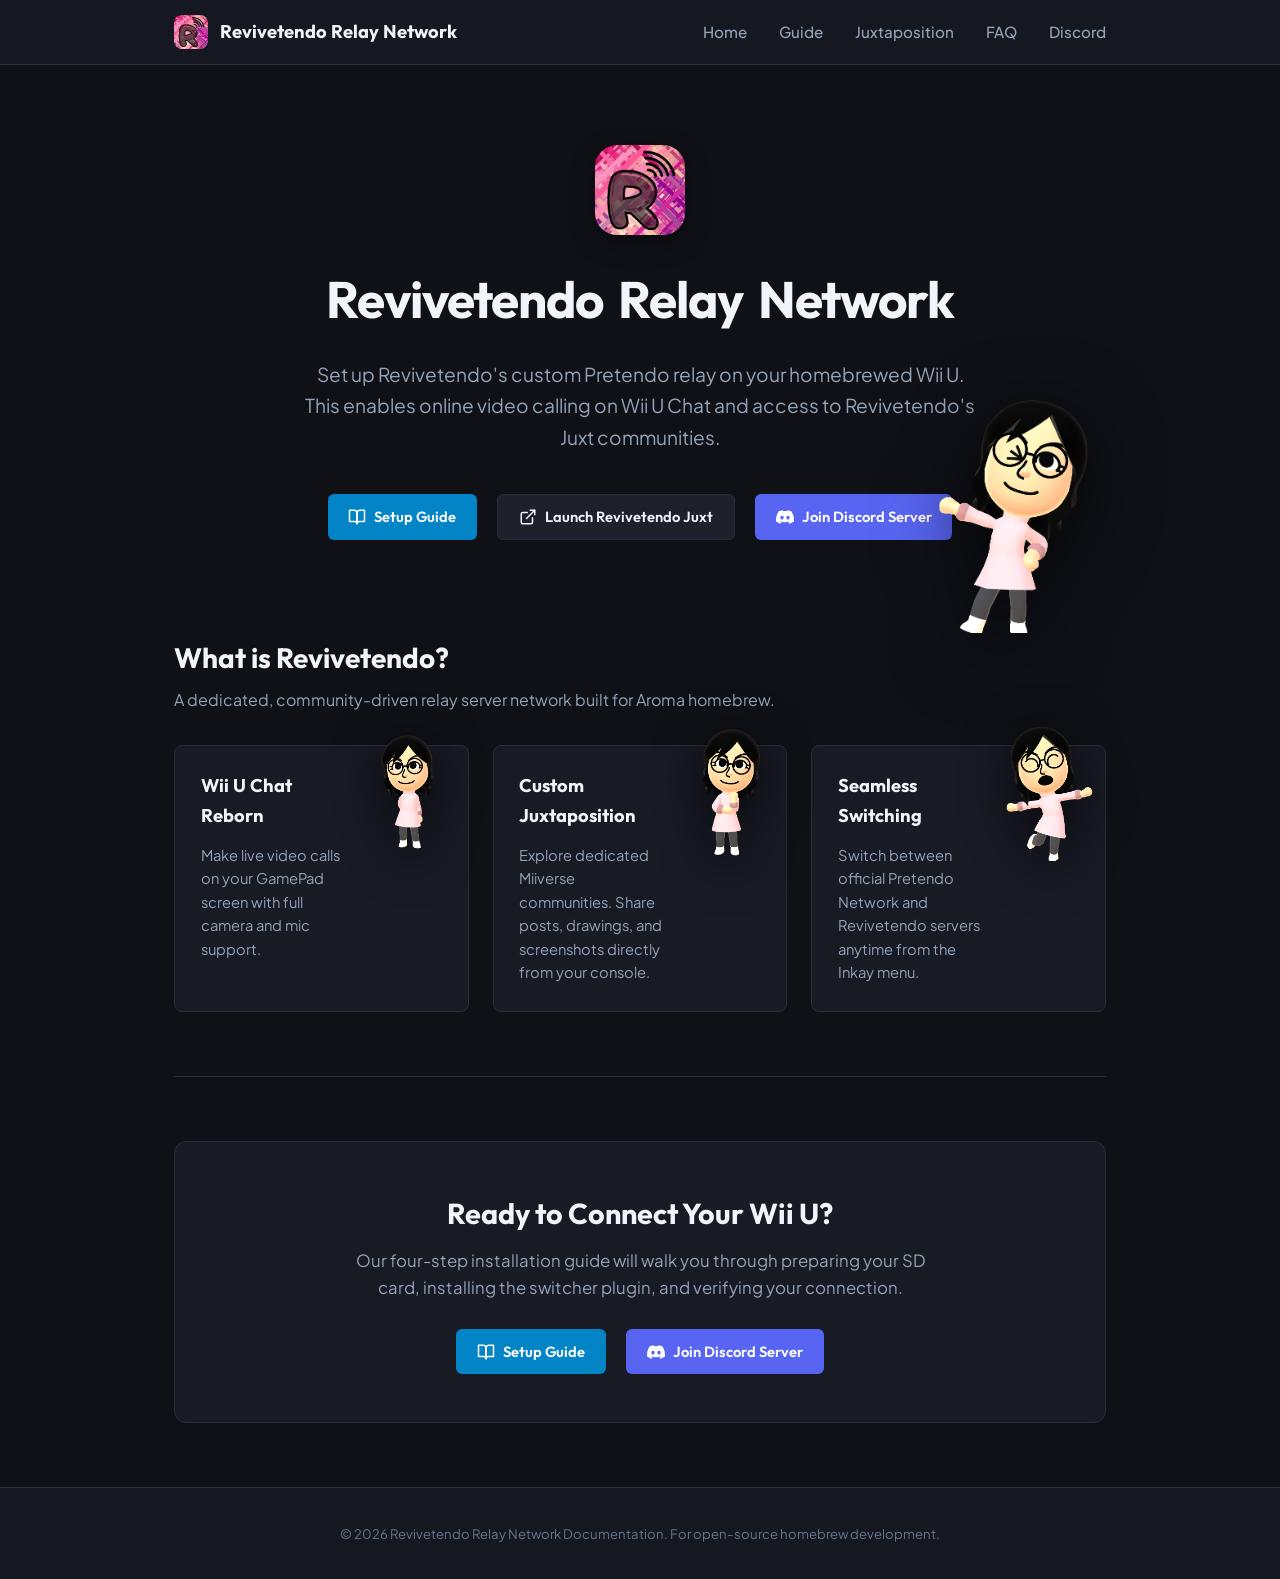
<file: index.html>
<!DOCTYPE html>
<html lang="en">
<head>
  <meta charset="UTF-8">
  <meta name="viewport" content="width=device-width, initial-scale=1.0">
  <title>Revivetendo Relay Network — Home</title>
  <meta name="description" content="Welcome to the Revivetendo Relay Network. Bringing online video calling and custom Miiverse communities back to homebrewed Wii U consoles.">
  <link rel="icon" type="image/png" href="images/revivetendo_icon.png">
  <link rel="preconnect" href="https://fonts.googleapis.com">
  <link rel="preconnect" href="https://fonts.gstatic.com" crossorigin>
  <link href="https://fonts.googleapis.com/css2?family=Outfit:wght@400;500;600;700&family=Plus+Jakarta+Sans:wght@400;500;600;700&family=Fira+Code:wght@400;500&display=swap" rel="stylesheet">
  <link rel="stylesheet" href="style.css">
</head>
<body>
  <!-- Top Navigation -->
  <header class="navbar">
    <div class="nav-container">
      <a href="index.html" class="brand">
        <img src="images/revivetendo_icon.png" alt="Revivetendo Icon" class="brand-icon">
        <span class="brand-title">Revivetendo Relay Network</span>
      </a>

      <nav class="nav-links">
        <a href="index.html" class="nav-link">Home</a>
        <a href="guide.html" class="nav-link">Guide</a>
        <a href="guide.html#juxtaposition" class="nav-link">Juxtaposition</a>
        <a href="guide.html#faq" class="nav-link">FAQ</a>
        <a href="https://discord.gg/hbrHNpaX47" target="_blank" rel="noopener noreferrer" class="nav-link">Discord</a>
      </nav>
    </div>
  </header>

  <!-- Main Content -->
  <main class="main-content">
    <div class="container">
      <!-- Hero Section -->
      <section class="hero-section">
        <img src="images/greetings_mii.png" alt="Greetings Mii" class="mii-overlap-hero stagger-in" style="--stagger-order: 2;">
        <img src="images/revivetendo_icon.png" alt="Revivetendo Icon" class="hero-icon">
        
        <h1 class="animated-title">
          <span class="word" style="--animation-order: 1;">Revivetendo</span>
          <span class="word" style="--animation-order: 2;">Relay</span>
          <span class="word" style="--animation-order: 3;">Network</span>
        </h1>

        <p class="hero-description stagger-in" style="--stagger-order: 0;">
          Set up Revivetendo's custom Pretendo relay on your homebrewed Wii U. This enables online video calling on Wii U Chat and access to Revivetendo's Juxt communities.
        </p>

        <div class="hero-buttons stagger-in" style="--stagger-order: 1;">
          <a href="guide.html" class="btn btn-primary">
            <svg class="lucide lucide-book-open" xmlns="http://www.w3.org/2000/svg" width="18" height="18" viewBox="0 0 24 24" fill="none" stroke="currentColor" stroke-width="2" stroke-linecap="round" stroke-linejoin="round"><path d="M2 3h6a4 4 0 0 1 4 4v14a3 3 0 0 0-3-3H2z"/><path d="M22 3h-6a4 4 0 0 0-4 4v14a3 3 0 0 1 3-3h7z"/></svg> Setup Guide
          </a>
          <a href="https://olv-web.nicochristmann.net/" target="_blank" rel="noopener noreferrer" class="btn btn-secondary">
            <svg class="lucide lucide-external-link" xmlns="http://www.w3.org/2000/svg" width="18" height="18" viewBox="0 0 24 24" fill="none" stroke="currentColor" stroke-width="2" stroke-linecap="round" stroke-linejoin="round"><path d="M15 3h6v6"/><path d="M10 14 21 3"/><path d="M18 13v6a2 2 0 0 1-2 2H5a2 2 0 0 1-2-2V8a2 2 0 0 1 2-2h6"/></svg> Launch Revivetendo Juxt
          </a>
          <a href="https://discord.gg/hbrHNpaX47" target="_blank" rel="noopener noreferrer" class="btn btn-discord">
            <svg class="lucide lucide-discord" xmlns="http://www.w3.org/2000/svg" width="18" height="18" viewBox="0 0 24 24" fill="currentColor"><path d="M20.317 4.37a19.791 19.791 0 0 0-4.885-1.515.074.074 0 0 0-.079.037c-.21.375-.444.864-.608 1.25a18.27 18.27 0 0 0-5.487 0 12.64 12.64 0 0 0-.617-1.25.077.077 0 0 0-.079-.037A19.736 19.736 0 0 0 3.677 4.37a.07.07 0 0 0-.032.027C.533 9.046-.32 13.58.099 18.057a.082.082 0 0 0 .031.057 19.9 19.9 0 0 0 5.993 3.03.078.078 0 0 0 .084-.028c.462-.63.874-1.295 1.226-1.994.021-.041.001-.09-.041-.106a13.107 13.107 0 0 1-1.872-.892.077.077 0 0 1-.008-.128 10.2 10.2 0 0 0 .372-.292.074.074 0 0 1 .077-.01c3.928 1.793 8.18 1.793 12.061 0a.074.074 0 0 1 .078.01c.12.098.246.198.373.292a.077.077 0 0 1-.006.127 12.299 12.299 0 0 1-1.873.892.077.077 0 0 0-.041.107c.36.698.772 1.362 1.225 1.993a.076.076 0 0 0 .084.028 19.839 19.839 0 0 0 6.002-3.03.077.077 0 0 0 .032-.054c.5-5.177-.838-9.674-3.549-13.66a.061.061 0 0 0-.031-.028zM8.02 15.33c-1.183 0-2.157-1.085-2.157-2.419 0-1.333.956-2.419 2.157-2.419 1.21 0 2.176 1.096 2.157 2.42 0 1.333-.956 2.418-2.157 2.418zm7.975 0c-1.183 0-2.157-1.085-2.157-2.419 0-1.333.955-2.419 2.157-2.419 1.21 0 2.176 1.096 2.157 2.42 0 1.333-.946 2.418-2.157 2.418z"/></svg> Join Discord Server
          </a>
        </div>
      </section>

      <!-- Key Features Grid -->
      <section class="content-section">
        <div class="stagger-in" style="--stagger-order: 3;">
          <h2>What is Revivetendo?</h2>
          <p class="section-lead">A dedicated, community-driven relay server network built for Aroma homebrew.</p>
        </div>

        <div class="feature-grid">
          <div class="feature-card has-mii stagger-in" style="--stagger-order: 4;">
            <img src="images/one_hand_on_the_back_mii.png" alt="Greeting Mii" class="mii-card-corner">
            <h3>Wii U Chat Reborn</h3>
            <p>Make live video calls on your GamePad screen with full camera and mic support.</p>
          </div>

          <div class="feature-card has-mii stagger-in" style="--stagger-order: 5;">
            <img src="images/thinking_mii.png" alt="Thinking Mii" class="mii-card-corner">
            <h3>Custom Juxtaposition</h3>
            <p>Explore dedicated Miiverse communities. Share posts, drawings, and screenshots directly from your console.</p>
          </div>

          <div class="feature-card has-mii stagger-in" style="--stagger-order: 6;">
            <img src="images/happy_mii.png" alt="Happy Mii" class="mii-card-corner">
            <h3>Seamless Switching</h3>
            <p>Switch between official Pretendo Network and Revivetendo servers anytime from the Inkay menu.</p>
          </div>
        </div>
      </section>

      <!-- Quick Start Banner -->
      <section class="quick-start-banner stagger-in" style="--stagger-order: 7;">
        <h2>Ready to Connect Your Wii U?</h2>
        <p>Our four-step installation guide will walk you through preparing your SD card, installing the switcher plugin, and verifying your connection.</p>
        <div class="hero-buttons">
          <a href="guide.html" class="btn btn-primary">
            <svg class="lucide lucide-book-open" xmlns="http://www.w3.org/2000/svg" width="18" height="18" viewBox="0 0 24 24" fill="none" stroke="currentColor" stroke-width="2" stroke-linecap="round" stroke-linejoin="round"><path d="M2 3h6a4 4 0 0 1 4 4v14a3 3 0 0 0-3-3H2z"/><path d="M22 3h-6a4 4 0 0 0-4 4v14a3 3 0 0 1 3-3h7z"/></svg> Setup Guide
          </a>
          <a href="https://discord.gg/hbrHNpaX47" target="_blank" rel="noopener noreferrer" class="btn btn-discord">
            <svg class="lucide lucide-discord" xmlns="http://www.w3.org/2000/svg" width="18" height="18" viewBox="0 0 24 24" fill="currentColor"><path d="M20.317 4.37a19.791 19.791 0 0 0-4.885-1.515.074.074 0 0 0-.079.037c-.21.375-.444.864-.608 1.25a18.27 18.27 0 0 0-5.487 0 12.64 12.64 0 0 0-.617-1.25.077.077 0 0 0-.079-.037A19.736 19.736 0 0 0 3.677 4.37a.07.07 0 0 0-.032.027C.533 9.046-.32 13.58.099 18.057a.082.082 0 0 0 .031.057 19.9 19.9 0 0 0 5.993 3.03.078.078 0 0 0 .084-.028c.462-.63.874-1.295 1.226-1.994.021-.041.001-.09-.041-.106a13.107 13.107 0 0 1-1.872-.892.077.077 0 0 1-.008-.128 10.2 10.2 0 0 0 .372-.292.074.074 0 0 1 .077-.01c3.928 1.793 8.18 1.793 12.061 0a.074.074 0 0 1 .078.01c.12.098.246.198.373.292a.077.077 0 0 1-.006.127 12.299 12.299 0 0 1-1.873.892.077.077 0 0 0-.041.107c.36.698.772 1.362 1.225 1.993a.076.076 0 0 0 .084.028 19.839 19.839 0 0 0 6.002-3.03.077.077 0 0 0 .032-.054c.5-5.177-.838-9.674-3.549-13.66a.061.061 0 0 0-.031-.028zM8.02 15.33c-1.183 0-2.157-1.085-2.157-2.419 0-1.333.956-2.419 2.157-2.419 1.21 0 2.176 1.096 2.157 2.42 0 1.333-.956 2.418-2.157 2.418zm7.975 0c-1.183 0-2.157-1.085-2.157-2.419 0-1.333.955-2.419 2.157-2.419 1.21 0 2.176 1.096 2.157 2.42 0 1.333-.946 2.418-2.157 2.418z"/></svg> Join Discord Server
          </a>
        </div>
      </section>
    </div>
  </main>

  <!-- Footer -->
  <footer class="footer stagger-in" style="--stagger-order: 8;">
    <div class="container footer-content">
      <p>&copy; 2026 Revivetendo Relay Network Documentation. For open-source homebrew development.</p>
    </div>
  </footer>

  <script src="app.js"></script>
</body>
</html>
</file>
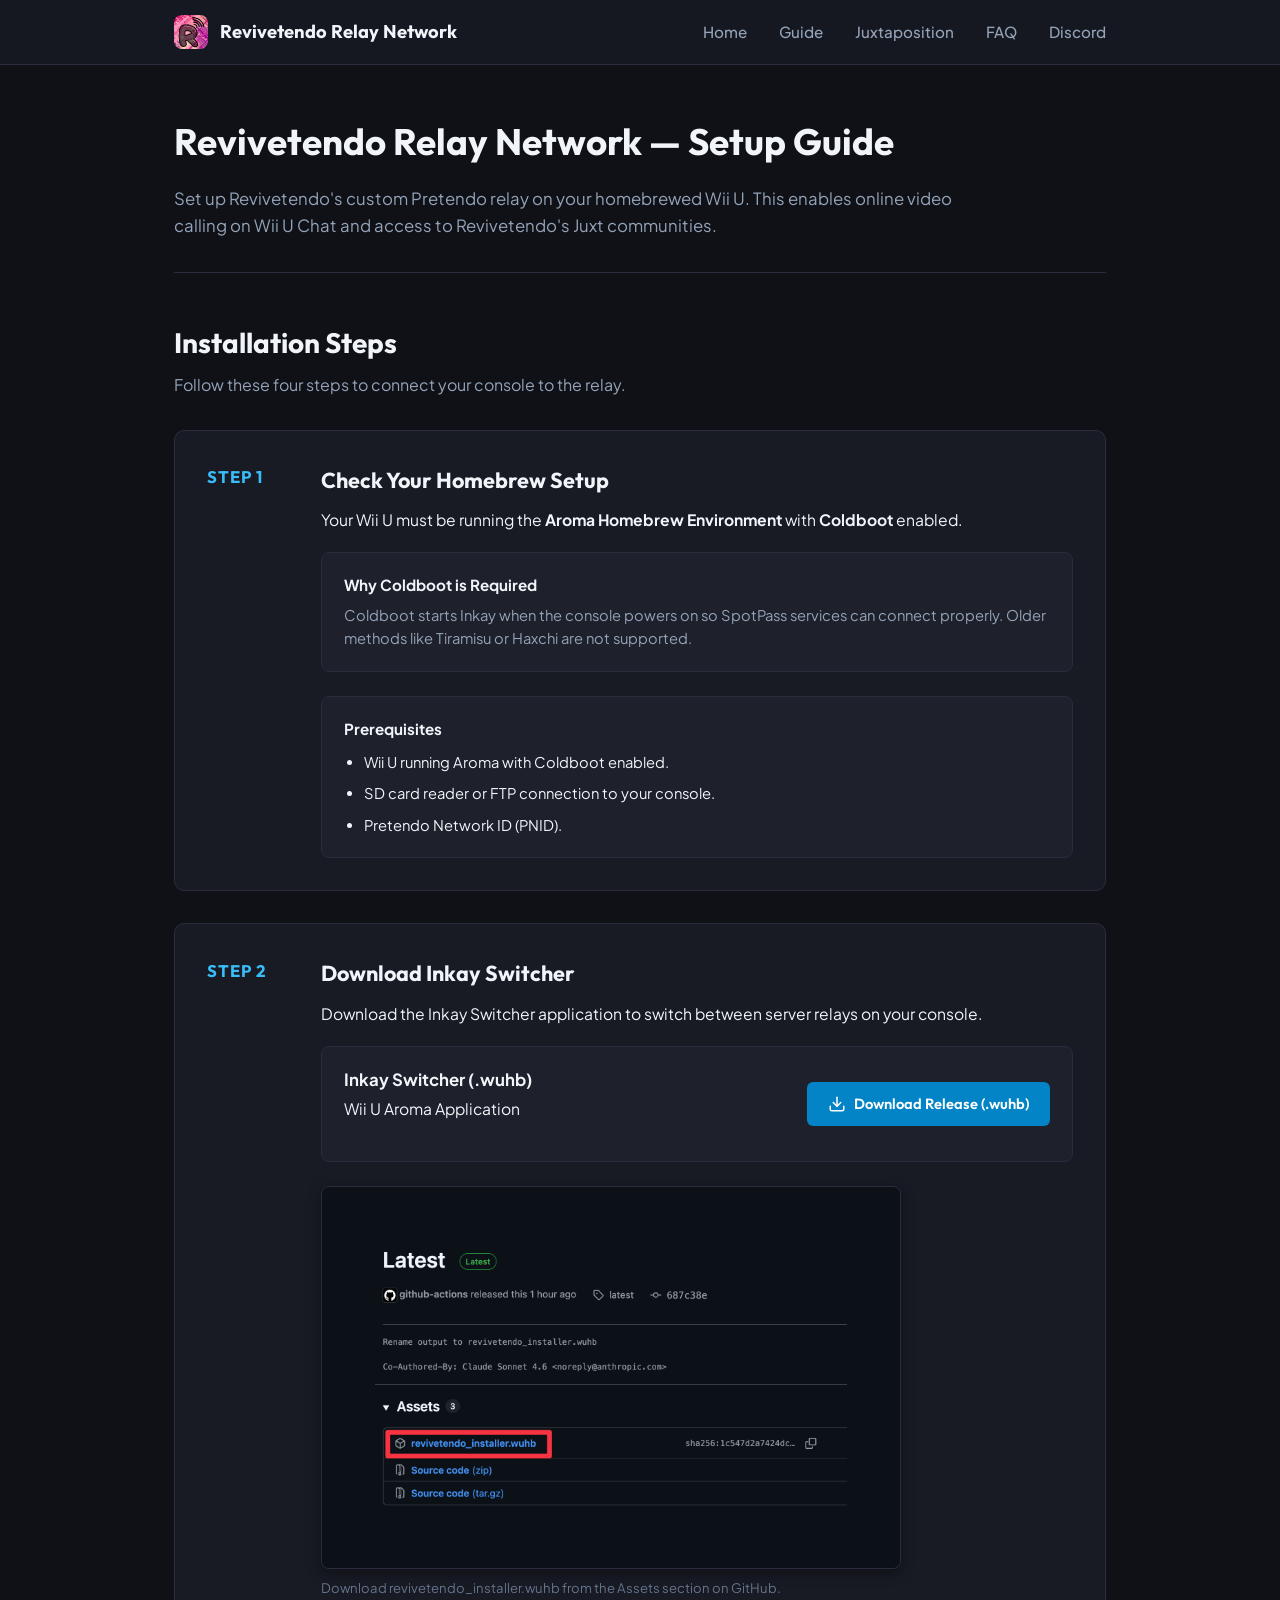
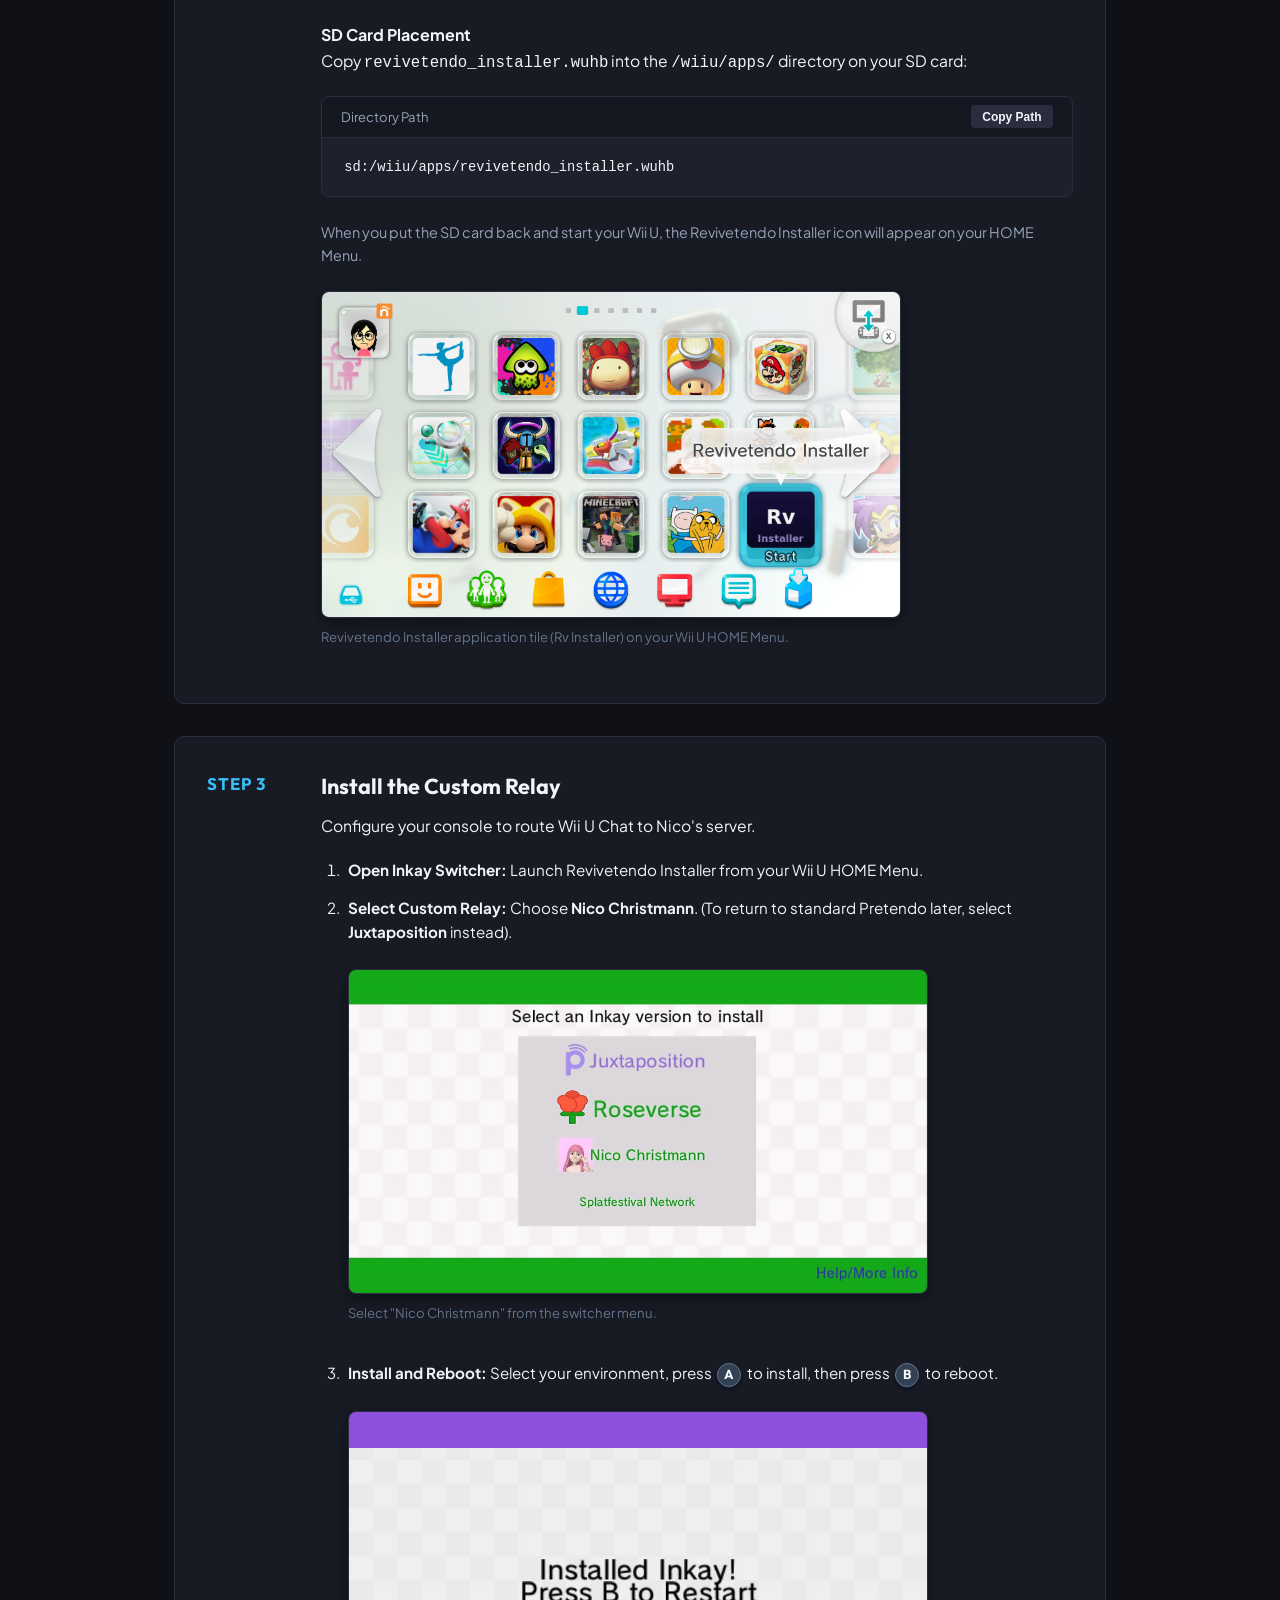
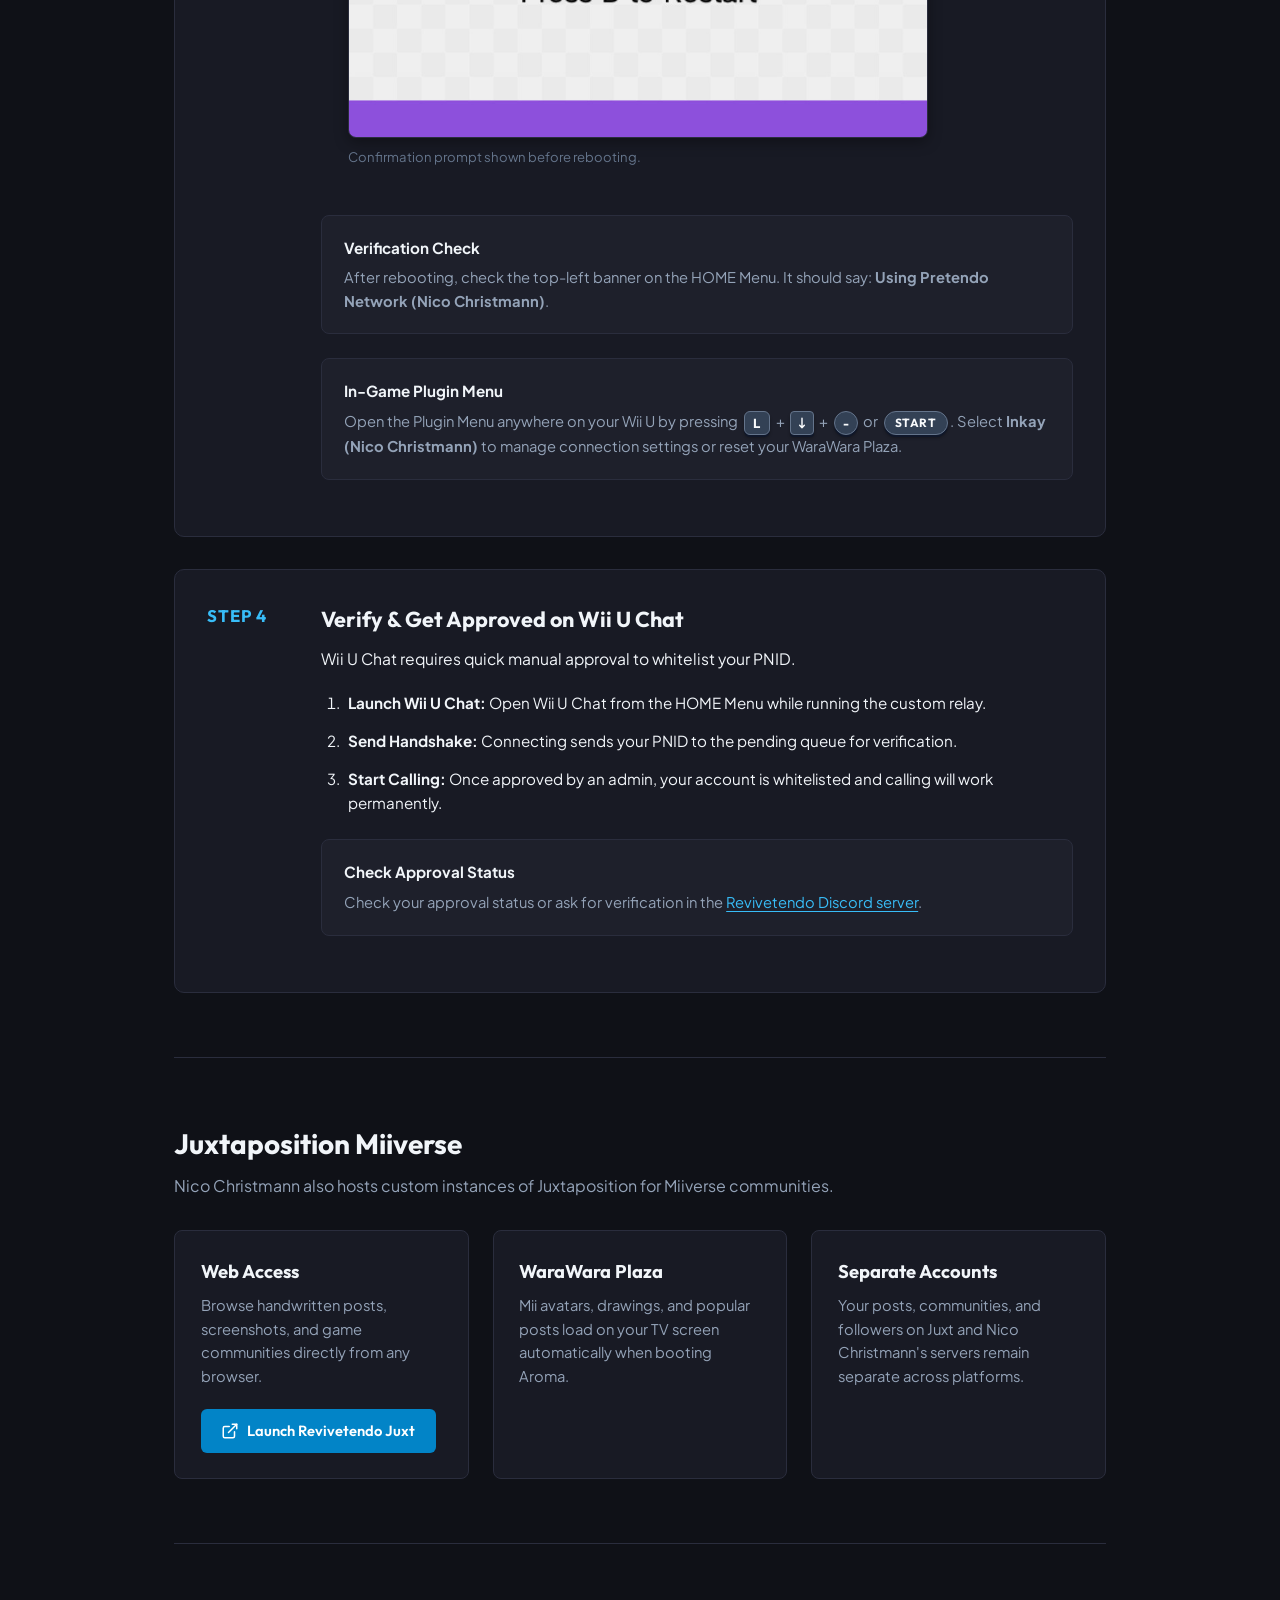
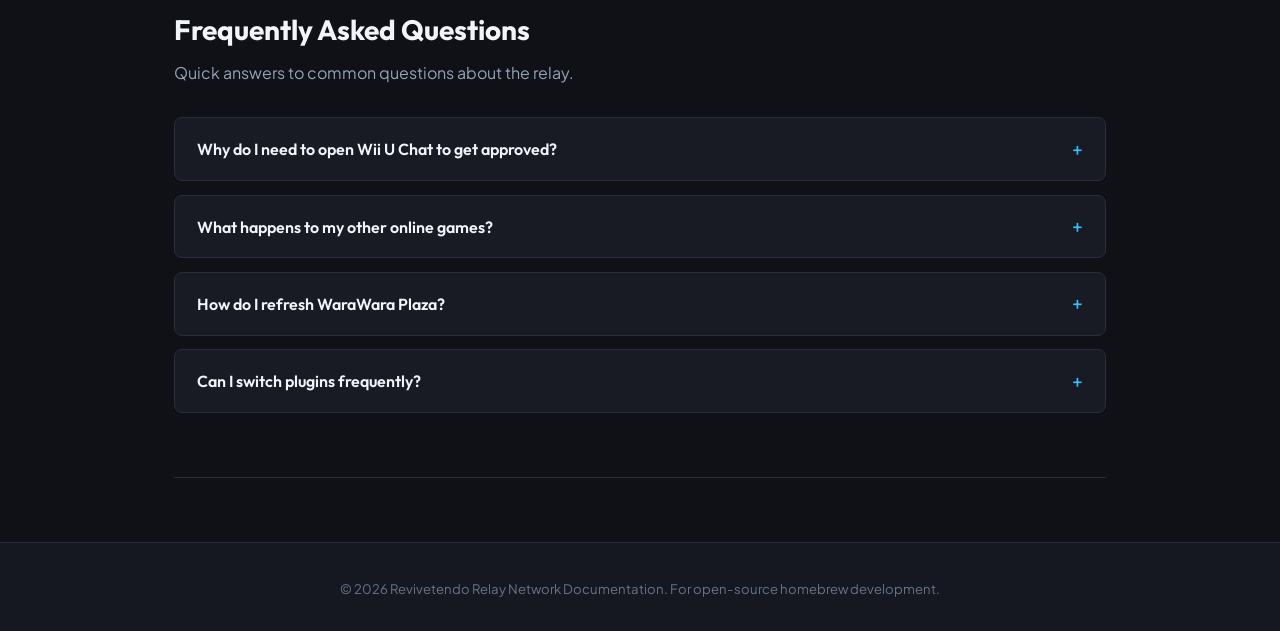
<file: guide.html>
<!DOCTYPE html>
<html lang="en">
<head>
  <meta charset="UTF-8">
  <meta name="viewport" content="width=device-width, initial-scale=1.0">
  <title>Revivetendo Relay Network — Setup Guide</title>
  <meta name="description" content="Simple, step-by-step setup guide for Revivetendo Relay Network Wii U Chat and Juxtaposition servers.">
  <link rel="icon" type="image/png" href="images/revivetendo_icon.png">
  <link rel="preconnect" href="https://fonts.googleapis.com">
  <link rel="preconnect" href="https://fonts.gstatic.com" crossorigin>
  <link href="https://fonts.googleapis.com/css2?family=Outfit:wght@400;500;600;700&family=Plus+Jakarta+Sans:wght@400;500;600;700&family=Fira+Code:wght@400;500&display=swap" rel="stylesheet">
  <link rel="stylesheet" href="style.css">
</head>
<body>
  <!-- Top Navigation -->
  <header class="navbar">
    <div class="nav-container">
      <a href="index.html" class="brand">
        <img src="images/revivetendo_icon.png" alt="Revivetendo Icon" class="brand-icon">
        <span class="brand-title">Revivetendo Relay Network</span>
      </a>

      <nav class="nav-links">
        <a href="index.html" class="nav-link">Home</a>
        <a href="guide.html" class="nav-link">Guide</a>
        <a href="#juxtaposition" class="nav-link">Juxtaposition</a>
        <a href="#faq" class="nav-link">FAQ</a>
        <a href="https://discord.gg/hbrHNpaX47" target="_blank" rel="noopener noreferrer" class="nav-link">Discord</a>
      </nav>
    </div>
  </header>

  <!-- Main Content -->
  <main class="main-content">
    <div class="container">
      <!-- Page Header -->
      <header class="page-header">
        <h1>Revivetendo Relay Network — Setup Guide</h1>
        <p class="page-description">
          Set up Revivetendo's custom Pretendo relay on your homebrewed Wii U. This enables online video calling on Wii U Chat and access to Revivetendo's Juxt communities.
        </p>
      </header>

      <!-- Step-by-Step Installation Guide -->
      <section class="guide-section" id="install-guide">
        <h2>Installation Steps</h2>
        <p class="section-lead">Follow these four steps to connect your console to the relay.</p>

        <div class="steps-list">
          <!-- Step 1 -->
          <article class="step-card">
            <div class="step-number">Step 1</div>
            <div class="step-content">
              <h3>Check Your Homebrew Setup</h3>
              <p>Your Wii U must be running the <strong>Aroma Homebrew Environment</strong> with <strong>Coldboot</strong> enabled.</p>
              
              <div class="info-box">
                <h4>Why Coldboot is Required</h4>
                <p>Coldboot starts Inkay when the console powers on so SpotPass services can connect properly. Older methods like Tiramisu or Haxchi are not supported.</p>
              </div>

              <div class="requirements-list">
                <h4>Prerequisites</h4>
                <ul>
                  <li>Wii U running Aroma with Coldboot enabled.</li>
                  <li>SD card reader or FTP connection to your console.</li>
                  <li>Pretendo Network ID (PNID).</li>
                </ul>
              </div>
            </div>
          </article>

          <!-- Step 2 -->
          <article class="step-card">
            <div class="step-number">Step 2</div>
            <div class="step-content">
              <h3>Download Inkay Switcher</h3>
              <p>Download the Inkay Switcher application to switch between server relays on your console.</p>

              <div class="action-box">
                <div>
                  <h4>Inkay Switcher (.wuhb)</h4>
                  <p class="text-muted">Wii U Aroma Application</p>
                </div>
                <a href="https://github.com/Happynico7504/Inkay-Switcher/releases" target="_blank" rel="noopener noreferrer" class="btn btn-primary">
                  <svg class="lucide lucide-download" xmlns="http://www.w3.org/2000/svg" width="18" height="18" viewBox="0 0 24 24" fill="none" stroke="currentColor" stroke-width="2" stroke-linecap="round" stroke-linejoin="round"><path d="M21 15v4a2 2 0 0 1-2 2H5a2 2 0 0 1-2-2v-4"/><polyline points="7 10 12 15 17 10"/><line x1="12" y1="15" x2="12" y2="3"/></svg> Download Release (.wuhb)
                </a>
              </div>

              <div class="guide-image-container">
                <img src="images/github_what_to_download.png" alt="GitHub release showing revivetendo_installer.wuhb asset to download" class="guide-image">
                <span class="image-caption">Download revivetendo_installer.wuhb from the Assets section on GitHub.</span>
              </div>

              <h4>SD Card Placement</h4>
              <p>Copy <code>revivetendo_installer.wuhb</code> into the <code>/wiiu/apps/</code> directory on your SD card:</p>
              
              <div class="code-block">
                <div class="code-header">
                  <span>Directory Path</span>
                  <button class="btn-copy" onclick="copyText('sd:/wiiu/apps/revivetendo_installer.wuhb', this)">Copy Path</button>
                </div>
                <pre><code>sd:/wiiu/apps/revivetendo_installer.wuhb</code></pre>
              </div>

              <p class="step-note">When you put the SD card back and start your Wii U, the Revivetendo Installer icon will appear on your HOME Menu.</p>

              <div class="guide-image-container">
                <img src="images/revivetendo_installer_on_home_menu.jpg" alt="Revivetendo Installer on Wii U HOME Menu" class="guide-image">
                <span class="image-caption">Revivetendo Installer application tile (Rv Installer) on your Wii U HOME Menu.</span>
              </div>
            </div>
          </article>

          <!-- Step 3 -->
          <article class="step-card">
            <div class="step-number">Step 3</div>
            <div class="step-content">
              <h3>Install the Custom Relay</h3>
              <p>Configure your console to route Wii U Chat to Nico's server.</p>

              <ol class="ordered-instructions">
                <li>
                  <strong>Open Inkay Switcher:</strong> Launch Revivetendo Installer from your Wii U HOME Menu.
                </li>
                <li>
                  <strong>Select Custom Relay:</strong> Choose <strong>Nico Christmann</strong>. (To return to standard Pretendo later, select <strong>Juxtaposition</strong> instead).
                  <div class="guide-image-container">
                    <img src="images/revivetendo_wuhb_ui.png" alt="Selecting Nico Christmann inside Inkay Switcher" class="guide-image">
                    <span class="image-caption">Select "Nico Christmann" from the switcher menu.</span>
                  </div>
                </li>
                <li>
                  <strong>Install and Reboot:</strong> Select your environment, press <span class="controller-btn btn-round" title="Button A">A</span> to install, then press <span class="controller-btn btn-round" title="Button B">B</span> to reboot.
                  <div class="guide-image-container">
                    <img src="images/installed_inkay_press_b_to_restart.jpg" alt="Installed Inkay Press B to Restart" class="guide-image">
                    <span class="image-caption">Confirmation prompt shown before rebooting.</span>
                  </div>
                </li>
              </ol>

              <div class="info-box">
                <h4>Verification Check</h4>
                <p>After rebooting, check the top-left banner on the HOME Menu. It should say: <strong>Using Pretendo Network (Nico Christmann)</strong>.</p>
              </div>

              <div class="info-box">
                <h4>In-Game Plugin Menu</h4>
                <p>
                  Open the Plugin Menu anywhere on your Wii U by pressing 
                  <span class="controller-btn btn-shoulder" title="L Button">L</span> + 
                  <span class="controller-btn btn-dpad" title="D-Pad Down">
                    <svg viewBox="0 0 24 24" width="14" height="14"><path d="M12 4v16m0 0l-4-4m4 4l4-4" stroke="currentColor" stroke-width="2.5" stroke-linecap="round" stroke-linejoin="round" fill="none"/></svg>
                  </span> + 
                  <span class="controller-btn btn-round" title="Minus Button">-</span> 
                  or 
                  <span class="controller-btn btn-pill" title="START Button">START</span>. 
                  Select <strong>Inkay (Nico Christmann)</strong> to manage connection settings or reset your WaraWara Plaza.
                </p>
              </div>
            </div>
          </article>

          <!-- Step 4 -->
          <article class="step-card">
            <div class="step-number">Step 4</div>
            <div class="step-content">
              <h3>Verify & Get Approved on Wii U Chat</h3>
              <p>Wii U Chat requires quick manual approval to whitelist your PNID.</p>

              <ol class="ordered-instructions">
                <li>
                  <strong>Launch Wii U Chat:</strong> Open Wii U Chat from the HOME Menu while running the custom relay.
                </li>
                <li>
                  <strong>Send Handshake:</strong> Connecting sends your PNID to the pending queue for verification.
                </li>
                <li>
                  <strong>Start Calling:</strong> Once approved by an admin, your account is whitelisted and calling will work permanently.
                </li>
              </ol>

              <div class="info-box">
                <h4>Check Approval Status</h4>
                <p>Check your approval status or ask for verification in the <a href="https://discord.gg/hbrHNpaX47" target="_blank" rel="noopener noreferrer">Revivetendo Discord server</a>.</p>
              </div>
            </div>
          </article>
        </div>
      </section>

      <!-- Juxtaposition Showcase Section -->
      <section class="content-section" id="juxtaposition">
        <h2>Juxtaposition Miiverse</h2>
        <p class="section-lead">Nico Christmann also hosts custom instances of Juxtaposition for Miiverse communities.</p>

        <div class="feature-grid">
          <div class="feature-card">
            <h3>Web Access</h3>
            <p>Browse handwritten posts, screenshots, and game communities directly from any browser.</p>
            <div style="margin-top: 1.25rem;">
              <a href="https://olv-web.nicochristmann.net/" target="_blank" rel="noopener noreferrer" class="btn btn-primary"><svg class="lucide lucide-external-link" xmlns="http://www.w3.org/2000/svg" width="18" height="18" viewBox="0 0 24 24" fill="none" stroke="currentColor" stroke-width="2" stroke-linecap="round" stroke-linejoin="round"><path d="M15 3h6v6"/><path d="M10 14 21 3"/><path d="M18 13v6a2 2 0 0 1-2 2H5a2 2 0 0 1-2-2V8a2 2 0 0 1 2-2h6"/></svg> Launch Revivetendo Juxt</a>
            </div>
          </div>

          <div class="feature-card">
            <h3>WaraWara Plaza</h3>
            <p>Mii avatars, drawings, and popular posts load on your TV screen automatically when booting Aroma.</p>
          </div>

          <div class="feature-card">
            <h3>Separate Accounts</h3>
            <p>Your posts, communities, and followers on Juxt and Nico Christmann's servers remain separate across platforms.</p>
          </div>
        </div>
      </section>

      <!-- FAQ Section -->
      <section class="content-section" id="faq">
        <h2>Frequently Asked Questions</h2>
        <p class="section-lead">Quick answers to common questions about the relay.</p>

        <div class="faq-list">
          <div class="faq-item">
            <button class="faq-question" onclick="toggleFaq(this)">
              <span>Why do I need to open Wii U Chat to get approved?</span>
              <span class="faq-indicator">+</span>
            </button>
            <div class="faq-answer">
              <p>Opening Wii U Chat sends your PNID to the server. This adds your ID to the pending list so an admin can approve your account.</p>
            </div>
          </div>

          <div class="faq-item">
            <button class="faq-question" onclick="toggleFaq(this)">
              <span>What happens to my other online games?</span>
              <span class="faq-indicator">+</span>
            </button>
            <div class="faq-answer">
              <p>Games that aren't relayed pass directly through to official Pretendo (pretendo.network). You don't need to switch plugins to play normal Pretendo games.</p>
            </div>
          </div>

          <div class="faq-item">
            <button class="faq-question" onclick="toggleFaq(this)">
              <span>How do I refresh WaraWara Plaza?</span>
              <span class="faq-indicator">+</span>
            </button>
            <div class="faq-answer">
              <p>
                Open the Plugin Menu (<span class="controller-btn btn-shoulder">L</span> + <span class="controller-btn btn-dpad"><svg viewBox="0 0 24 24" width="12" height="12"><path d="M12 4v16m0 0l-4-4m4 4l4-4" stroke="currentColor" stroke-width="2.5" stroke-linecap="round" stroke-linejoin="round" fill="none"/></svg></span> + <span class="controller-btn btn-round">-</span> or <span class="controller-btn btn-pill">START</span>), select <strong>Inkay (Nico Christmann)</strong>, and choose <strong>Reset WaraWara Plaza</strong>.
              </p>
            </div>
          </div>

          <div class="faq-item">
            <button class="faq-question" onclick="toggleFaq(this)">
              <span>Can I switch plugins frequently?</span>
              <span class="faq-indicator">+</span>
            </button>
            <div class="faq-answer">
              <p>Yes. However, downloading official Pretendo from GitHub too often in a short time can trigger a temporary GitHub rate limit. Downloading Nico's custom build does not have rate limits.</p>
            </div>
          </div>
        </div>
      </section>
    </div>
  </main>

  <!-- Footer -->
  <footer class="footer">
    <div class="container footer-content">
      <p>&copy; 2026 Revivetendo Relay Network Documentation. For open-source homebrew development.</p>
    </div>
  </footer>

  <script src="app.js"></script>
</body>
</html>
</file>
<file: style.css>
/* ==========================================================================
   Revivetendo Relay Network — Clean Solid CSS Design System
   ========================================================================== */

:root {
  /* Solid Color Palette - No Gradients or Glows */
  --bg-primary: #0f1117;
  --bg-secondary: #161821;
  --bg-tertiary: #1e202b;
  --bg-card: #181a24;
  --border-color: #2a2d3d;
  --border-hover: #3d4259;

  --text-main: #f1f5f9;
  --text-muted: #94a3b8;
  --text-dim: #64748b;

  --accent-cyan: #0284c7;
  --accent-cyan-hover: #0369a1;
  --accent-light: #38bdf8;
  --accent-purple: #7c3aed;
  --accent-green: #059669;

  /* Clean Typography */
  --font-main: 'Outfit', -apple-system, BlinkMacSystemFont, sans-serif;
  --font-body: 'Plus Jakarta Sans', -apple-system, BlinkMacSystemFont, sans-serif;
  --font-mono: 'Fira Code', monospace;
}

* {
  box-sizing: border-box;
  margin: 0;
  padding: 0;
}

html {
  scroll-behavior: smooth;
  font-family: var(--font-body);
  background-color: var(--bg-primary);
  color: var(--text-main);
}

body {
  line-height: 1.6;
}

.container {
  max-width: 980px;
  margin: 0 auto;
  padding: 0 1.5rem;
}

/* Links - High Contrast Bright Cyan */
a {
  color: var(--accent-light);
  text-decoration: underline;
  text-underline-offset: 3px;
  transition: color 0.15s ease;
}

a:hover {
  color: #7dd3fc;
}

/* Navigation */
.navbar {
  position: sticky;
  top: 0;
  z-index: 100;
  background-color: var(--bg-secondary);
  border-bottom: 1px solid var(--border-color);
}

.nav-container {
  display: flex;
  align-items: center;
  justify-content: space-between;
  height: 64px;
  max-width: 980px;
  margin: 0 auto;
  padding: 0 1.5rem;
}

.brand {
  display: flex;
  align-items: center;
  gap: 0.75rem;
  text-decoration: none !important;
}

.brand-icon {
  width: 34px;
  height: 34px;
  border-radius: 8px;
  object-fit: contain;
}

.brand-title {
  font-family: var(--font-main);
  font-weight: 700;
  font-size: 1.15rem;
  color: var(--text-main);
}

.nav-links {
  display: flex;
  gap: 2rem;
}

.nav-link {
  color: var(--text-muted);
  text-decoration: none !important;
  font-size: 0.95rem;
  font-weight: 500;
  transition: color 0.15s ease;
}

.nav-link:hover {
  color: var(--text-main);
}

/* Page Header */
.page-header {
  padding: 3rem 0 2rem;
  border-bottom: 1px solid var(--border-color);
  margin-bottom: 3rem;
}

.page-header h1 {
  font-family: var(--font-main);
  font-size: 2.3rem;
  font-weight: 700;
  color: var(--text-main);
  margin-bottom: 0.8rem;
}

.page-description {
  font-size: 1.05rem;
  color: var(--text-muted);
  max-width: 780px;
  line-height: 1.65;
}

/* Section Shared Styles */
.guide-section,
.content-section {
  margin-bottom: 4rem;
  padding-bottom: 4rem;
  border-bottom: 1px solid var(--border-color);
}

.guide-section h2,
.content-section h2 {
  font-family: var(--font-main);
  font-size: 1.75rem;
  font-weight: 700;
  color: var(--text-main);
  margin-bottom: 0.4rem;
}

.section-lead {
  font-size: 1rem;
  color: var(--text-muted);
  margin-bottom: 2rem;
}

/* Step Cards */
.steps-list {
  display: flex;
  flex-direction: column;
  gap: 2rem;
}

.step-card {
  display: grid;
  grid-template-columns: 85px 1fr;
  gap: 1.8rem;
  background-color: var(--bg-card);
  border: 1px solid var(--border-color);
  border-radius: 10px;
  padding: 2rem;
  position: relative;
  overflow: hidden;
}

.step-number {
  font-family: var(--font-main);
  font-size: 1.05rem;
  font-weight: 700;
  color: var(--accent-light);
  text-transform: uppercase;
  letter-spacing: 0.05em;
  padding-top: 0.1rem;
}

.step-content h3 {
  font-family: var(--font-main);
  font-size: 1.35rem;
  font-weight: 700;
  color: var(--text-main);
  margin-bottom: 0.6rem;
}

.step-content p {
  color: var(--text-main);
  font-size: 0.98rem;
  margin-bottom: 1.25rem;
}

.step-note {
  font-size: 0.9rem !important;
  color: var(--text-muted) !important;
  margin-top: 1rem;
  margin-bottom: 0 !important;
}

/* Guide Reference Images - Natural Aspect Ratio, No Black Areas */
.guide-image-container {
  margin: 1.5rem 0;
  width: 100%;
}

.guide-image {
  width: 100%;
  max-width: 580px;
  height: auto;
  display: block;
  border: 1px solid var(--border-color);
  border-radius: 8px;
  box-shadow: 0 4px 14px rgba(0, 0, 0, 0.35);
}

.image-caption {
  font-size: 0.82rem;
  color: var(--text-dim);
  margin-top: 0.5rem;
  display: block;
}

/* Clean Boxes inside steps */
.info-box {
  background-color: var(--bg-tertiary);
  border: 1px solid var(--border-color);
  border-radius: 8px;
  padding: 1.25rem 1.4rem;
  margin-bottom: 1.5rem;
}

.info-box h4 {
  font-size: 0.95rem;
  font-weight: 700;
  color: var(--text-main);
  margin-bottom: 0.4rem;
}

.info-box p {
  font-size: 0.92rem !important;
  color: var(--text-muted) !important;
  margin: 0 !important;
}

.requirements-list {
  background-color: var(--bg-tertiary);
  border: 1px solid var(--border-color);
  border-radius: 8px;
  padding: 1.25rem 1.4rem;
}

.requirements-list h4 {
  font-size: 0.95rem;
  font-weight: 700;
  color: var(--text-main);
  margin-bottom: 0.6rem;
}

.requirements-list ul {
  list-style-type: disc;
  margin-left: 1.25rem;
  display: flex;
  flex-direction: column;
  gap: 0.5rem;
}

.requirements-list li {
  font-size: 0.92rem;
  color: var(--text-main);
}

/* Action Box */
.action-box {
  background-color: var(--bg-tertiary);
  border: 1px solid var(--border-color);
  border-radius: 8px;
  padding: 1.25rem 1.4rem;
  display: flex;
  align-items: center;
  justify-content: space-between;
  gap: 1.5rem;
  margin-bottom: 1.5rem;
  flex-wrap: wrap;
}

.action-box h4 {
  font-size: 1.05rem;
  color: var(--text-main);
  font-weight: 700;
  margin-bottom: 0.15rem;
}

.text-muted {
  color: var(--text-muted);
  font-size: 0.85rem;
}

/* Buttons - Pure White Text on Cyan Background */
.btn,
a.btn,
.feature-card a.btn,
.action-box a.btn {
  display: inline-flex;
  align-items: center;
  justify-content: center;
  gap: 0.5rem;
  padding: 0.65rem 1.3rem;
  border-radius: 6px;
  font-family: var(--font-main);
  font-weight: 600;
  font-size: 0.92rem;
  text-decoration: none !important;
  border: none;
  cursor: pointer;
  background-color: var(--accent-cyan);
  color: #ffffff !important;
  transition: background-color 0.15s ease, border-color 0.15s ease;
}

.lucide {
  flex-shrink: 0;
  vertical-align: middle;
}

.btn:hover,
a.btn:hover,
.feature-card a.btn:hover,
.action-box a.btn:hover {
  background-color: var(--accent-cyan-hover);
  color: #ffffff !important;
}

.btn-secondary,
a.btn-secondary {
  background-color: var(--bg-tertiary) !important;
  border: 1px solid var(--border-color) !important;
  color: var(--text-main) !important;
}

.btn-secondary:hover,
a.btn-secondary:hover {
  background-color: #262938 !important;
  border-color: var(--border-hover) !important;
  color: #ffffff !important;
}

.btn-discord,
a.btn-discord {
  background-color: #5865f2 !important;
  color: #ffffff !important;
}

.btn-discord:hover,
a.btn-discord:hover {
  background-color: #4752c4 !important;
  color: #ffffff !important;
}

/* Landing Page Hero Section */
.hero-section {
  padding: 5rem 0 3rem;
  border-bottom: none !important;
  margin-bottom: 3rem;
  text-align: center;
  position: relative;
  overflow: visible !important;
}

.hero-icon {
  width: 90px;
  height: 90px;
  border-radius: 22px;
  margin: 0 auto 1.5rem;
  display: block;
  box-shadow: 0 8px 24px rgba(0, 0, 0, 0.4);
}

/* Animation: Drop in one by one from top WITHOUT fade (opacity stays 100%) */
@keyframes dropFromTop {
  0% {
    transform: translateY(-45px);
    visibility: hidden;
  }
  1% {
    visibility: visible;
  }
  100% {
    transform: translateY(0);
    visibility: visible;
  }
}

.animated-title {
  display: inline-flex;
  gap: 0.3em;
  flex-wrap: wrap;
  justify-content: center;
  font-family: var(--font-main);
  font-size: 3.2rem;
  font-weight: 700;
  color: var(--text-main);
  margin-bottom: 1.1rem;
  letter-spacing: -0.02em;
}

.animated-title .word {
  display: inline-block;
  visibility: hidden;
  animation: dropFromTop 0.32s cubic-bezier(0.2, 0.85, 0.35, 1.1) forwards;
  animation-delay: calc(var(--animation-order) * 0.25s);
}

/* Staggered entrance for all content appearing AFTER title word drop completes (~1.08s) */
@keyframes staggerFadeUp {
  0% {
    opacity: 0;
    transform: translateY(22px);
    visibility: hidden;
  }
  1% {
    visibility: visible;
  }
  100% {
    opacity: 1;
    transform: translateY(0);
    visibility: visible;
  }
}

.stagger-in {
  opacity: 0;
  visibility: hidden;
  animation: staggerFadeUp 0.45s cubic-bezier(0.16, 1, 0.3, 1) forwards;
  animation-delay: 1.08s;
}

.hero-description {
  font-size: 1.2rem;
  color: var(--text-muted);
  max-width: 680px;
  margin: 0 auto 2.5rem;
  line-height: 1.65;
}

.hero-buttons {
  display: flex;
  gap: 1.25rem;
  justify-content: center;
  flex-wrap: wrap;
}

/* Mii Characters Placed Inside Blank Box Areas & Popping Out-of-Bounds */
.content-section,
.feature-grid,
.feature-card,
.step-card,
.info-box,
.requirements-list {
  position: relative;
  overflow: visible !important;
}

/* Feature cards with outer corner Miis: reserve 90px right padding on BOTH title and paragraph so text wraps cleanly and zero words are blocked */
.feature-card.has-mii {
  position: relative;
  overflow: visible !important;
}

.feature-card.has-mii h3,
.feature-card.has-mii p {
  padding-right: 90px;
}

.feature-card.has-mii h3 {
  margin-bottom: 0.85rem;
}

.mii-card-corner {
  position: absolute;
  right: -24px;
  top: -42px;
  height: 165px;
  width: auto;
  z-index: 10;
  filter: drop-shadow(0 10px 24px rgba(0, 0, 0, 0.65));
  pointer-events: none;
}

.mii-card-corner-lounging {
  position: absolute;
  right: -18px;
  top: -50px;
  height: 140px;
  width: auto;
  z-index: 10;
  filter: drop-shadow(0 10px 24px rgba(0, 0, 0, 0.65));
  pointer-events: none;
}

/* Hero section bottom-right overlapping Mii */
.mii-overlap-hero {
  position: absolute;
  right: -25px;
  bottom: -45px;
  height: 260px;
  width: auto;
  z-index: 10;
  filter: drop-shadow(0 16px 36px rgba(0, 0, 0, 0.7));
  transform: rotate(4deg);
  pointer-events: none;
}

@media (max-width: 900px) {
  .mii-overlap-hero {
    height: 180px;
    right: -10px;
    bottom: -30px;
  }
}

@media (max-width: 600px) {
  .feature-card.has-mii h3 {
    padding-right: 0;
  }
  .mii-card-corner,
  .mii-overlap-hero {
    display: none;
  }
}

/* Quick Start Banner */
.quick-start-banner {
  background-color: var(--bg-card);
  border: 1px solid var(--border-color);
  border-radius: 12px;
  padding: 3rem 2rem;
  text-align: center;
  margin-bottom: 4rem;
  position: relative;
  overflow: hidden;
}

.quick-start-banner h2 {
  font-family: var(--font-main);
  font-size: 1.8rem;
  font-weight: 700;
  color: var(--text-main);
  margin-bottom: 0.75rem;
}

.quick-start-banner p {
  color: var(--text-muted);
  font-size: 1.05rem;
  margin-bottom: 1.75rem;
  max-width: 580px;
  margin-left: auto;
  margin-right: auto;
}

/* Code block / Directory tree */
.code-block {
  background-color: var(--bg-tertiary);
  border: 1px solid var(--border-color);
  border-radius: 8px;
  overflow: hidden;
  margin-bottom: 1.5rem;
}

.code-header {
  background-color: var(--bg-secondary);
  padding: 0.55rem 1.2rem;
  display: flex;
  justify-content: space-between;
  align-items: center;
  font-size: 0.82rem;
  color: var(--text-muted);
  border-bottom: 1px solid var(--border-color);
}

.btn-copy {
  background-color: var(--border-color);
  border: none;
  color: var(--text-main);
  padding: 0.28rem 0.7rem;
  border-radius: 4px;
  font-size: 0.75rem;
  font-weight: 600;
  cursor: pointer;
}

.btn-copy:hover {
  background-color: var(--border-hover);
}

.code-block pre {
  padding: 1.1rem 1.4rem;
  font-family: var(--font-mono);
  font-size: 0.86rem;
  line-height: 1.5;
  color: var(--text-main);
  overflow-x: auto;
}

/* Ordered instructions */
.ordered-instructions {
  margin-left: 1.4rem;
  display: flex;
  flex-direction: column;
  gap: 0.85rem;
  margin-bottom: 1.5rem;
}

.ordered-instructions li {
  font-size: 0.95rem;
  color: var(--text-main);
  padding-left: 0.3rem;
}

/* Controller Physical Button Tokens */
.controller-btn {
  display: inline-flex;
  align-items: center;
  justify-content: center;
  font-family: var(--font-main);
  font-weight: 700;
  color: #f8fafc;
  background-color: #334155;
  border: 1px solid #64748b;
  box-shadow: 0 2px 0 #0f172a, 0 3px 3px rgba(0, 0, 0, 0.3);
  user-select: none;
  vertical-align: middle;
  line-height: 1;
  margin: 0 0.15rem;
}

.controller-btn.btn-round {
  width: 24px;
  height: 24px;
  border-radius: 50%;
  font-size: 0.82rem;
}

.controller-btn.btn-shoulder {
  padding: 0 0.55rem;
  height: 24px;
  border-radius: 6px;
  font-size: 0.82rem;
}

.controller-btn.btn-pill {
  padding: 0 0.65rem;
  height: 24px;
  border-radius: 12px;
  font-size: 0.74rem;
  letter-spacing: 0.04em;
}

.controller-btn.btn-dpad {
  width: 24px;
  height: 24px;
  border-radius: 4px;
  padding: 2px;
}

.controller-btn svg {
  display: block;
}

/* Feature Grid */
.feature-grid {
  display: grid;
  grid-template-columns: repeat(auto-fit, minmax(280px, 1fr));
  gap: 1.5rem;
}

.feature-card {
  background-color: var(--bg-card);
  border: 1px solid var(--border-color);
  border-radius: 8px;
  padding: 1.6rem;
}

.feature-card h3 {
  font-family: var(--font-main);
  font-size: 1.15rem;
  font-weight: 700;
  color: var(--text-main);
  margin-bottom: 0.5rem;
}

.feature-card p {
  color: var(--text-muted);
  font-size: 0.92rem;
  line-height: 1.6;
}

.feature-card a {
  color: var(--accent-light);
}

.feature-card a:hover {
  text-decoration: underline;
}

/* FAQ List */
.faq-list {
  display: flex;
  flex-direction: column;
  gap: 0.85rem;
}

.faq-item {
  background-color: var(--bg-card);
  border: 1px solid var(--border-color);
  border-radius: 8px;
  overflow: hidden;
}

.faq-question {
  width: 100%;
  background-color: transparent;
  border: none;
  padding: 1.15rem 1.4rem;
  display: flex;
  justify-content: space-between;
  align-items: center;
  text-align: left;
  font-family: var(--font-main);
  font-size: 1rem;
  font-weight: 600;
  color: var(--text-main);
  cursor: pointer;
}

.faq-indicator {
  font-size: 1.25rem;
  font-weight: 400;
  color: var(--accent-light);
}

.faq-answer {
  max-height: 0;
  overflow: hidden;
  transition: max-height 0.25s ease;
}

.faq-answer p {
  padding: 0 1.4rem 1.3rem;
  color: var(--text-muted);
  font-size: 0.92rem;
  line-height: 1.65;
}

/* Footer */
.footer {
  padding: 2.2rem 0;
  background-color: var(--bg-secondary);
  border-top: 1px solid var(--border-color);
}

.footer-content {
  text-align: center;
  color: var(--text-dim);
  font-size: 0.82rem;
}

/* Responsive */
@media (max-width: 768px) {
  .step-card {
    grid-template-columns: 1fr;
    gap: 0.6rem;
  }

  .step-number {
    padding-top: 0;
  }

  .nav-links {
    display: none;
  }

  .page-header h1,
  .hero-section h1,
  .animated-title {
    font-size: 2.2rem;
  }
}
</file>
